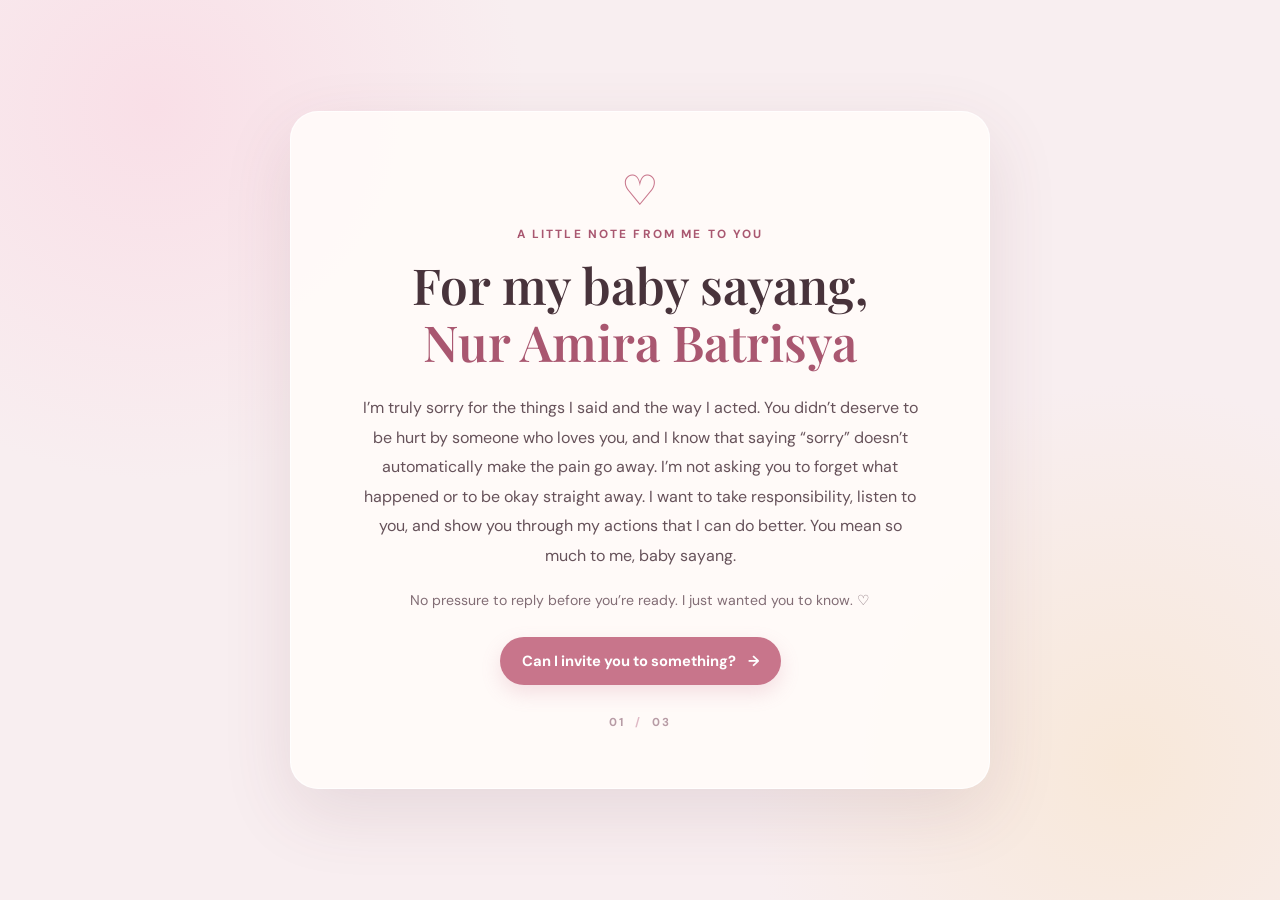
<file: index.html>
<!DOCTYPE html>
<html lang="en">
<head>
  <meta charset="UTF-8">
  <meta name="viewport" content="width=device-width, initial-scale=1.0">
  <title>For My Baby Sayang ♡</title>
  <link rel="stylesheet" href="style.css">
</head>
<body>
  <main class="card">
    <div class="tiny-heart" aria-hidden="true">♡</div>
    <p class="eyebrow">A little note from me to you</p>
    <h1>For my baby sayang,<br><span>Nur Amira Batrisya</span></h1>
    <p class="message">
      I’m truly sorry for the things I said and the way I acted. You didn’t deserve to be hurt by someone who loves you, and I know that saying “sorry” doesn’t automatically make the pain go away. I’m not asking you to forget what happened or to be okay straight away. I want to take responsibility, listen to you, and show you through my actions that I can do better. You mean so much to me, baby sayang.
    </p>
    <p class="soft-note">No pressure to reply before you’re ready. I just wanted you to know. ♡</p>
    <a class="button" href="invitation.html">Can I invite you to something? <span>→</span></a>
    <p class="page-count">01 <span>/</span> 03</p>
  </main>
  <script src="script.js"></script>
</body>
</html>
</file>
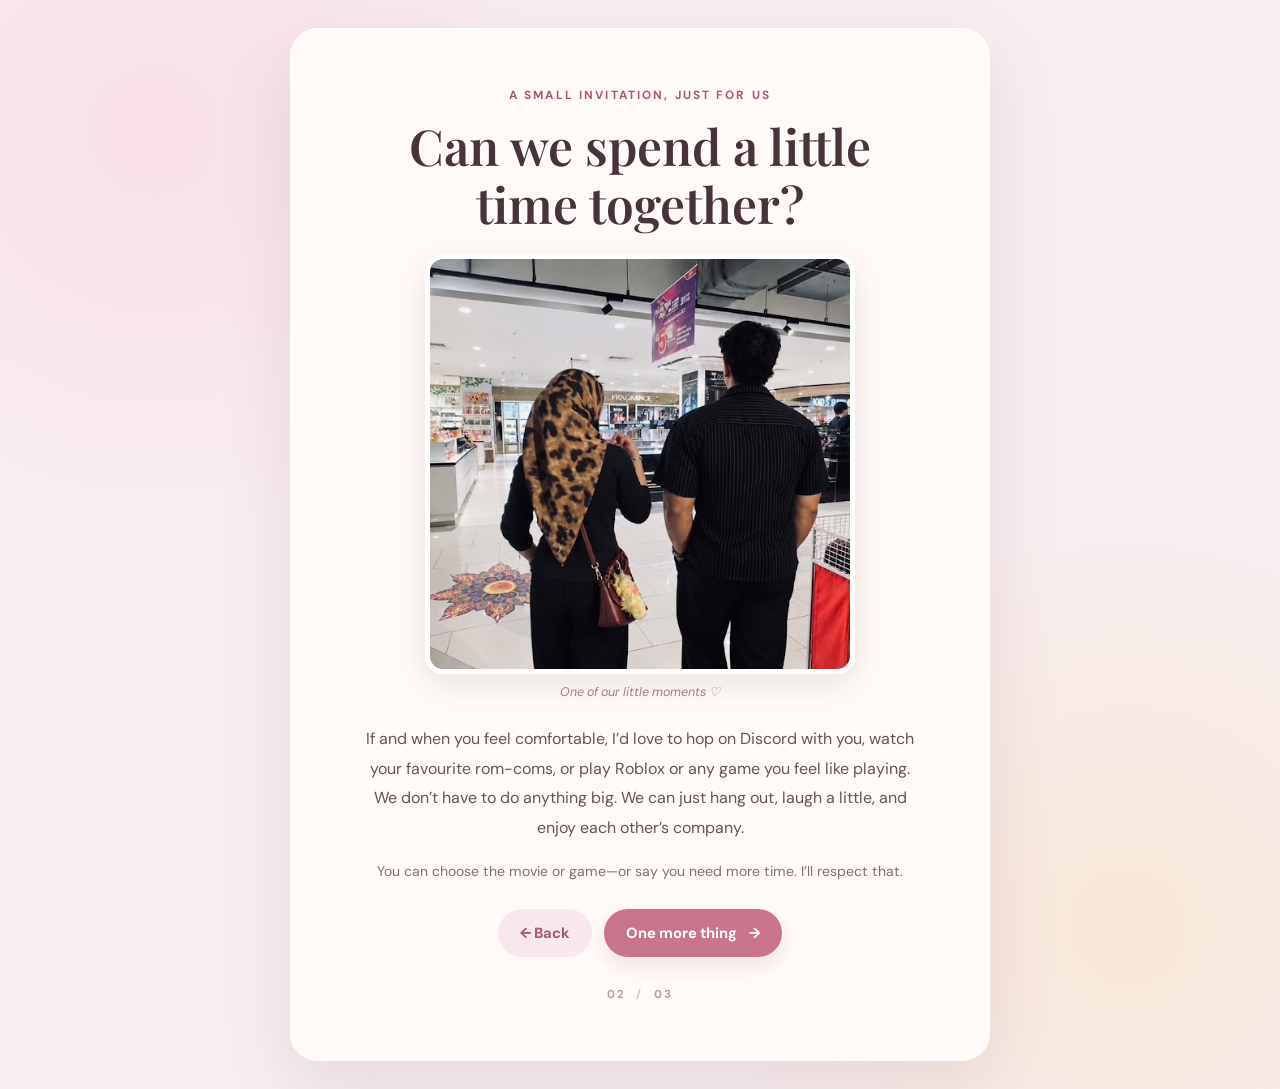
<file: invitation.html>
<!DOCTYPE html>
<html lang="en">
<head>
  <meta charset="UTF-8">
  <meta name="viewport" content="width=device-width, initial-scale=1.0">
  <title>A Little Time Together ♡</title>
  <link rel="stylesheet" href="style.css">
</head>
<body>
  <main class="card photo-card">
    <p class="eyebrow">A small invitation, just for us</p>
    <h1>Can we spend a little time together?</h1>
    <figure class="memory">
      <img src="images/our-photo.png" alt="A photo of us walking together at the mall">
      <figcaption>One of our little moments ♡</figcaption>
    </figure>
    <p class="message">
      If and when you feel comfortable, I’d love to hop on Discord with you, watch your favourite rom-coms, or play Roblox or any game you feel like playing. We don’t have to do anything big. We can just hang out, laugh a little, and enjoy each other’s company.
    </p>
    <p class="soft-note">You can choose the movie or game—or say you need more time. I’ll respect that.</p>
    <div class="button-row">
      <a class="button secondary" href="index.html">← Back</a>
      <a class="button" href="please.html">One more thing <span>→</span></a>
    </div>
    <p class="page-count">02 <span>/</span> 03</p>
  </main>
</body>
</html>
</file>
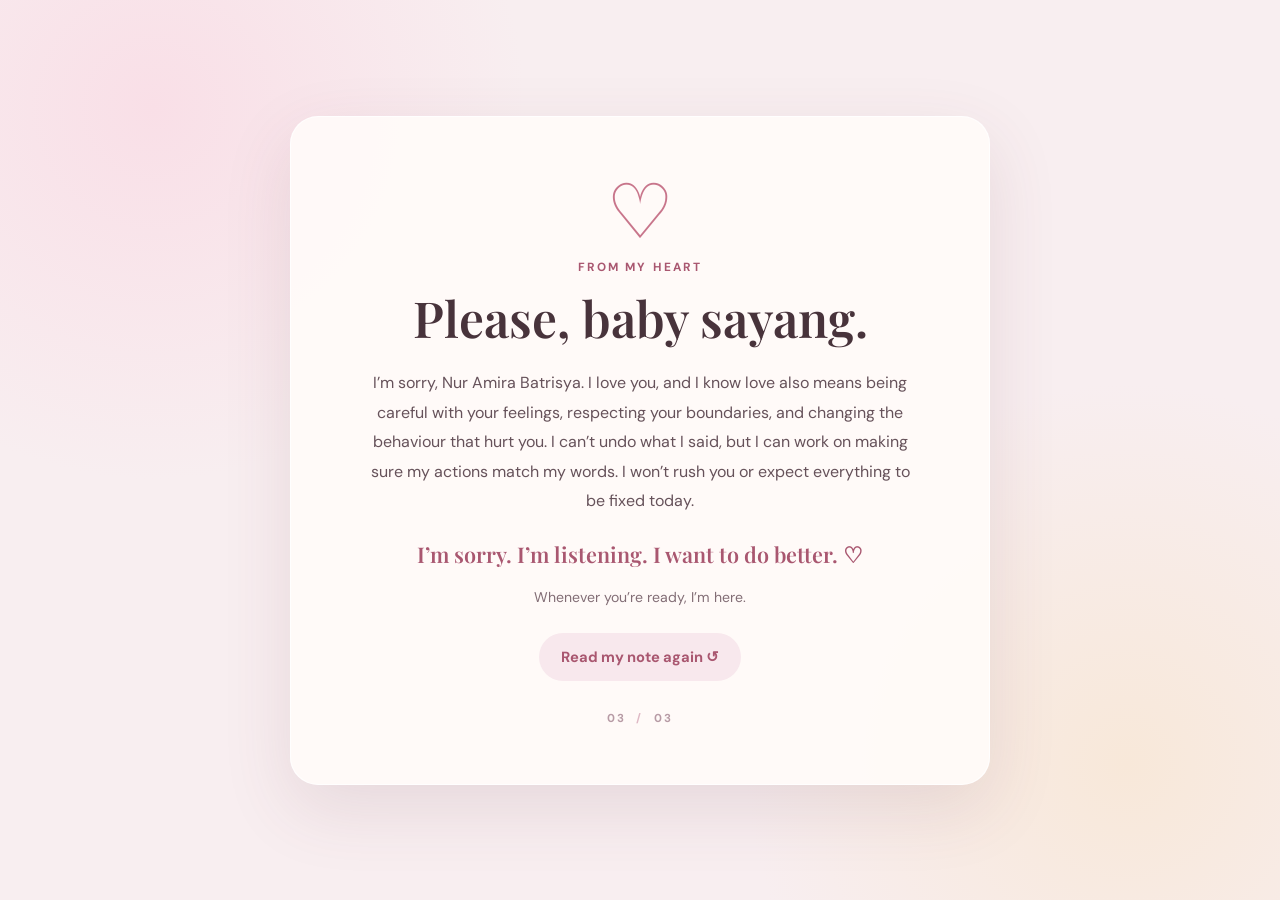
<file: please.html>
<!DOCTYPE html>
<html lang="en">
<head>
  <meta charset="UTF-8">
  <meta name="viewport" content="width=device-width, initial-scale=1.0">
  <title>Please, Baby Sayang ♡</title>
  <link rel="stylesheet" href="style.css">
</head>
<body>
  <main class="card final-card">
    <div class="big-heart" aria-hidden="true">♡</div>
    <p class="eyebrow">From my heart</p>
    <h1>Please, baby sayang.</h1>
    <p class="message">
      I’m sorry, Nur Amira Batrisya. I love you, and I know love also means being careful with your feelings, respecting your boundaries, and changing the behaviour that hurt you. I can’t undo what I said, but I can work on making sure my actions match my words. I won’t rush you or expect everything to be fixed today.
    </p>
    <p class="closing">I’m sorry. I’m listening. I want to do better. ♡</p>
    <p class="soft-note">Whenever you’re ready, I’m here.</p>
    <a class="button secondary" href="index.html">Read my note again ↺</a>
    <p class="page-count">03 <span>/</span> 03</p>
  </main>
</body>
</html>
</file>
<file: style.css>
@import url('https://fonts.googleapis.com/css2?family=DM+Sans:wght@400;500;600;700&family=Playfair+Display:wght@500;600;700&display=swap');

:root {
  --ink: #48333b;
  --muted: #826d75;
  --rose: #c8758b;
  --rose-dark: #a95770;
  --paper: #fffaf8;
  --line: #f0dce2;
}

* { box-sizing: border-box; }
body {
  margin: 0;
  min-height: 100vh;
  display: grid;
  place-items: center;
  padding: 28px 16px;
  color: var(--ink);
  font-family: 'DM Sans', sans-serif;
  background:
    radial-gradient(circle at 12% 12%, #f9dfe7 0, transparent 27%),
    radial-gradient(circle at 88% 85%, #f8e8d9 0, transparent 28%),
    #f8eef0;
}
.card {
  position: relative;
  width: min(100%, 700px);
  padding: clamp(28px, 6vw, 58px);
  background: rgba(255, 250, 248, .96);
  border: 1px solid rgba(255,255,255,.9);
  border-radius: 28px;
  box-shadow: 0 24px 70px rgba(105, 57, 75, .12);
  text-align: center;
  animation: arrive .65s ease both;
}
.tiny-heart, .big-heart { color: var(--rose); }
.tiny-heart { font-size: 42px; line-height: 1; margin-bottom: 14px; }
.big-heart { font-size: 76px; line-height: 1; margin-bottom: 8px; }
.eyebrow {
  margin: 0 0 14px;
  color: var(--rose-dark);
  font-size: .74rem;
  font-weight: 700;
  letter-spacing: .18em;
  text-transform: uppercase;
}
h1 {
  margin: 0 auto 22px;
  font-family: 'Playfair Display', Georgia, serif;
  font-size: clamp(2rem, 5vw, 3.1rem);
  line-height: 1.16;
  font-weight: 600;
}
h1 span { color: var(--rose-dark); }
.message {
  max-width: 560px;
  margin: 0 auto 18px;
  color: #66525a;
  font-size: 1rem;
  line-height: 1.85;
}
.soft-note {
  color: var(--muted);
  font-size: .88rem;
  line-height: 1.6;
  margin: 18px auto 26px;
}
.button-row {
  display: flex;
  flex-wrap: wrap;
  justify-content: center;
  gap: 12px;
}
.button {
  display: inline-flex;
  justify-content: center;
  align-items: center;
  gap: 12px;
  min-height: 48px;
  padding: 13px 22px;
  border-radius: 999px;
  color: white;
  background: var(--rose);
  text-decoration: none;
  font-size: .92rem;
  font-weight: 700;
  box-shadow: 0 8px 20px rgba(200,117,139,.2);
  transition: transform .2s ease, background .2s ease, box-shadow .2s ease;
}
.button:hover { transform: translateY(-2px); background: var(--rose-dark); box-shadow: 0 10px 24px rgba(200,117,139,.28); }
.button.secondary { color: var(--rose-dark); background: #f8e8ed; box-shadow: none; }
.button.secondary:hover { background: #f2d8e1; }
.page-count {
  margin: 30px 0 0;
  color: #b79ba5;
  font-size: .72rem;
  font-weight: 700;
  letter-spacing: .18em;
}
.page-count span { color: #dfb9c5; padding: 0 5px; }
.memory { margin: 0 auto 24px; max-width: 430px; }
.memory img {
  display: block;
  width: 100%;
  max-height: 420px;
  object-fit: cover;
  object-position: center;
  border-radius: 18px;
  border: 5px solid white;
  box-shadow: 0 10px 30px rgba(80,48,58,.12);
}
.memory figcaption { margin-top: 10px; color: #a17b88; font-size: .78rem; font-style: italic; }
.photo-card h1 { max-width: 570px; }
.closing {
  margin: 24px 0 0;
  color: var(--rose-dark);
  font-family: 'Playfair Display', Georgia, serif;
  font-size: 1.35rem;
  font-weight: 600;
}
.final-card .soft-note { margin-bottom: 24px; }
@keyframes arrive { from { opacity: 0; transform: translateY(12px); } to { opacity: 1; transform: translateY(0); } }
@media (prefers-reduced-motion: reduce) {
  *, *::before, *::after { animation-duration: .01ms !important; transition-duration: .01ms !important; }
}
@media (max-width: 480px) {
  .card { border-radius: 22px; }
  .message { font-size: .94rem; }
  .button { width: 100%; }
  .button-row { flex-direction: column; }
}
</file>
